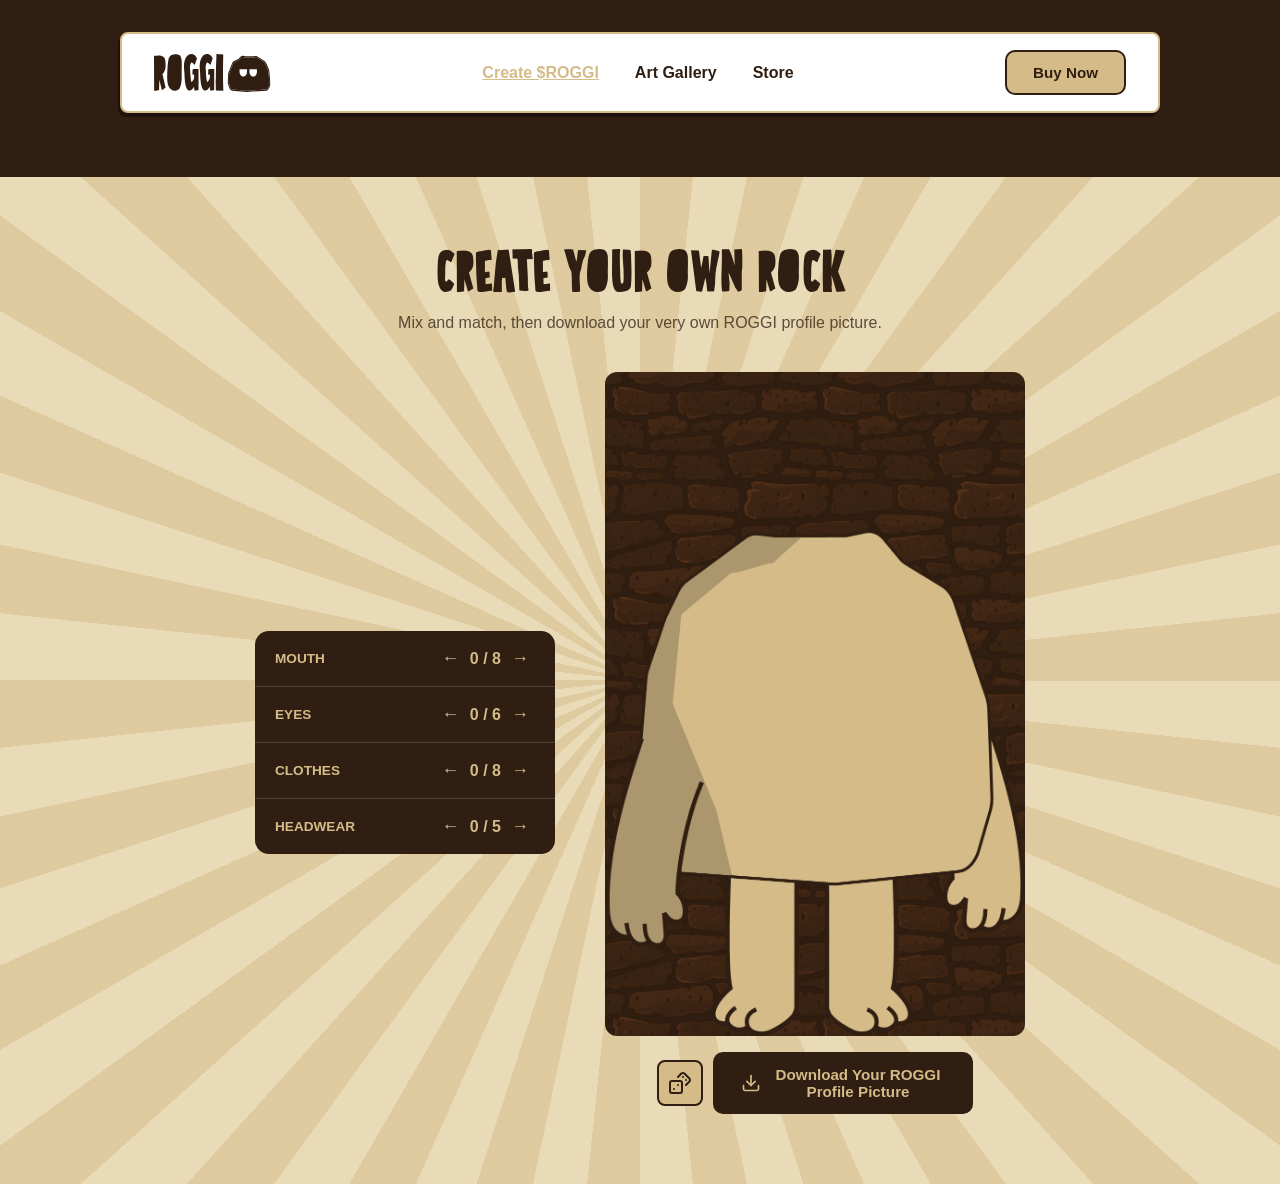
<file: character-maker.html>
<!DOCTYPE html>
<html lang="id">
<head>
<meta charset="UTF-8">
<meta name="viewport" content="width=device-width, initial-scale=1">
<title>Create Your Own Rock — ROGGI</title>
<link rel="icon" type="image/png" href="assets/favicon.png">
<link rel="stylesheet" href="style.css">
</head>
<body>

  <header class="navbar-band">
    <nav class="navbar-pill">
      <a href="index.html" class="logo" aria-label="ROGGI">
        <svg width="120" height="39" viewBox="0 0 120 39" fill="none" xmlns="http://www.w3.org/2000/svg" class="logo-icon"><path d="M11.6872 14.8455C12.0886 12.6105 11.9425 8.45081 11.5042 6.17053C10.8106 2.32551 7.88832 1.43107 4.89389 1.43107C3.14054 1.43107 1.35022 1.74358 0 1.92247L0.146113 37.6527H2.19169L5.25829 37.0708L5.47834 26.428L8.03443 37.0708C9.53252 37.0255 10.4092 35.0578 11.8703 34.6569L8.69281 20.4794C10.08 19.4966 11.3228 16.7249 11.6872 14.8455Z" fill="#2F1E11"></path><path d="M28.4141 7.06497C28.3049 5.00884 27.5744 2.0561 26.0041 0.982772C25.4197 0.624995 23.0097 0.133591 22.1682 0.133591C21.5116 0.133591 18.4432 0.803884 17.8957 1.11856C15.4858 2.32551 14.8644 5.0972 14.4982 7.95941C13.7324 13.5502 12.8909 26.2039 14.3521 31.3916C15.4118 35.0578 17.6405 37.6074 20.9993 37.6527C22.9357 37.6527 24.2508 37.116 25.821 35.8186C26.5886 35.2366 27.5022 31.8378 27.7575 30.6761C28.7433 26.6522 28.3789 22.8502 28.3789 18.7811C28.3789 15.0244 28.6341 10.7311 28.4141 7.06497Z" fill="#2F1E11"></path><path d="M40.3944 15.3822C40.2852 15.3822 39.7008 15.6948 39.6286 15.9189L39.4085 20.9278L41.2358 21.2855C41.0897 22.3589 41.3819 23.79 41.1619 24.8633C41.0527 25.4884 38.8611 29.3355 38.3857 28.7536C37.4369 24.8633 37.2908 20.7941 37.1077 16.8133C36.9986 14.3089 36.5233 13.0136 37.363 10.5091C37.7661 9.25693 38.0935 8.76552 38.5688 8.76552C38.9702 8.76552 39.4825 9.1233 40.213 9.70307C40.6144 9.97248 41.6002 11.1794 41.9294 11.0005L44.2302 4.2028C43.4997 3.66613 43.2796 2.68332 42.586 1.96777C41.1989 0.625026 39.6638 0 38.2027 0C36.0127 0 33.8932 1.38584 32.5782 4.02391C30.0591 8.94226 30.8618 13.5502 31.191 18.9147C31.4093 23.3417 31.5924 33.1805 34.2224 36.31C34.99 37.2045 35.7557 37.5622 36.5602 37.5622C38.2396 37.5622 39.8838 35.8186 40.9436 33.9845C41.3819 33.9414 41.1619 34.2086 41.2358 34.6116C41.271 35.0578 41.3819 37.2045 41.5633 37.4286C41.7094 37.517 42.0755 37.517 42.4769 37.517C43.6828 37.517 45.5453 37.295 45.6914 37.0708V15.3822H40.3944Z" fill="#2F1E11"></path><path d="M56.5017 15.3822C56.3925 15.3822 55.8081 15.6948 55.7342 15.9189L55.5159 20.9278L57.3414 21.2855C57.1953 22.3589 57.4875 23.79 57.2692 24.8633C57.1583 25.4884 54.9666 29.3355 54.4931 28.7536C53.5425 24.8633 53.3964 20.7941 53.215 16.8133C53.1041 14.3089 52.6306 13.0136 53.4703 10.5091C53.8717 9.25693 54.2009 8.76552 54.6744 8.76552C55.0775 8.76552 55.588 9.1233 56.3186 9.70307C56.72 9.97248 57.7075 11.1794 58.035 11.0005L60.3358 4.2028C59.6053 3.66613 59.387 2.68332 58.6934 1.96777C57.3044 0.625026 55.7711 0 54.31 0C52.1183 0 50.0006 1.38584 48.6855 4.02391C46.1647 8.94226 46.9692 13.5502 47.2966 18.9147C47.5166 23.3417 47.6997 33.1805 50.328 36.31C51.0955 37.2045 51.8631 37.5622 52.6658 37.5622C54.347 37.5622 55.9894 35.8186 57.0492 33.9845C57.4875 33.9414 57.2692 34.2086 57.3414 34.6116C57.3784 35.0578 57.4875 37.2045 57.6706 37.4286C57.8167 37.517 58.1811 37.517 58.5825 37.517C59.7883 37.517 61.6508 37.295 61.7969 37.0708V15.3822H56.5017Z" fill="#2F1E11"></path><path d="M71.0371 1.96777C71.0371 1.60999 71.1463 1.25222 71.1832 0.894444C71.0371 0.312518 67.7505 0.224148 67.203 0.224148C66.1432 0.224148 65.0835 0.26726 64.0607 0.0883713C64.0255 0.982813 64.0977 1.96777 64.0607 2.86222C63.6963 9.21167 63.6224 15.0697 63.4762 21.3308C63.441 23.387 63.6593 25.4 63.2949 27.4109L63.4762 37.4286L71.1832 37.6527C71.0371 33.8056 70.928 29.9153 70.854 26.0703C70.6727 18.0656 70.891 10.0156 71.0371 1.96777Z" fill="#2F1E11"></path><path d="M118.119 26.3807C118.118 26.2427 118.107 26.1048 118.091 25.9669L117.28 17.4944C117.237 17.1582 117.153 16.8306 117.03 16.5246L115.106 11.7679C115.042 11.6105 114.968 11.4597 114.886 11.3174L113.534 8.99617C113.28 8.5608 112.944 8.20734 112.553 7.96594L105.659 3.71357C105.283 3.4808 104.867 3.36011 104.446 3.36011C104.378 3.36011 104.307 3.36442 104.239 3.37088L102.332 3.55193C102.264 3.55839 102.193 3.56055 102.124 3.56055H102.117L93.9756 3.53469C93.8488 3.53469 93.7238 3.52391 93.6006 3.50236L91.5128 3.13812C91.3121 3.10363 91.1079 3.09501 90.909 3.11656C90.8298 3.12303 90.7505 3.13596 90.6713 3.1532C90.5956 3.17044 90.5199 3.18984 90.446 3.21355C90.409 3.22433 90.3721 3.23726 90.3351 3.25235C90.189 3.30838 90.0464 3.3795 89.9091 3.46356C89.7366 3.57132 89.5728 3.70064 89.4215 3.85366L87.5202 5.76755C87.316 5.97446 87.0872 6.14042 86.8442 6.26542L82.5313 8.46166C81.931 8.76771 81.4416 9.32808 81.1529 10.0415L77.405 19.2833C77.2483 19.6713 77.155 20.0916 77.1304 20.5248L76.7625 29.0575C76.7325 29.5748 76.8047 30.0921 76.9702 30.5705L78.3011 34.4091C78.6954 35.5492 79.5809 36.323 80.5913 36.4092L94.9966 37.6442C95.06 37.6485 95.1216 37.6528 95.185 37.6528C95.229 37.6528 95.273 37.6506 95.3188 37.6485L107.187 36.9286L114.567 36.4825C115.327 36.4372 116.035 35.9997 116.517 35.2798L117.611 33.6483C118.019 33.0383 118.236 32.2667 118.22 31.4779L118.119 26.3807ZM95.4878 18.3781C95.4878 20.9752 93.7679 23.0831 91.6448 23.0831C90.5851 23.0831 89.6239 22.555 88.9285 21.7037C88.2332 20.8524 87.8019 19.6756 87.8019 18.3781V15.559H95.4878V18.3781ZM105.64 18.3781C105.64 20.9752 103.92 23.0831 101.797 23.0831C100.735 23.0831 99.7761 22.555 99.0807 21.7037C98.3836 20.8524 97.9541 19.6756 97.9541 18.3781V15.559H105.64V18.3781Z" fill="#2F1E11"></path><path d="M119.149 26.3504C119.145 26.1672 119.131 25.9819 119.11 25.8009L118.3 17.3478V17.3263L118.297 17.3047C118.239 16.8392 118.123 16.3887 117.952 15.9663L116.028 11.2096C115.94 10.9919 115.838 10.7829 115.723 10.5867L114.371 8.26549C114.021 7.66632 113.553 7.17276 113.016 6.84085L106.122 2.58848C105.604 2.2695 105.025 2.10139 104.446 2.10139C104.351 2.10139 104.254 2.1057 104.159 2.11432L102.253 2.29536C102.21 2.29967 102.166 2.30183 102.124 2.30183L93.9771 2.27597C93.8996 2.27597 93.8222 2.2695 93.7465 2.25441L91.6586 1.89017C91.4844 1.85999 91.3083 1.84491 91.1323 1.84491C90.2715 1.84491 89.4335 2.21346 88.7681 2.8816L86.8669 4.79549C86.7401 4.92265 86.5993 5.0261 86.4479 5.10369L82.1349 7.29992C81.3058 7.72236 80.6298 8.4961 80.2319 9.48107L76.4841 18.7229C76.2658 19.2617 76.1373 19.8393 76.1038 20.4385V20.4579L75.7341 28.982C75.6972 29.689 75.7958 30.4088 76.0228 31.0619L77.3537 34.9004C77.9029 36.4846 79.1159 37.545 80.5189 37.6657L94.9242 38.9006C95.0104 38.9071 95.0984 38.9114 95.1847 38.9114C95.2463 38.9114 95.3079 38.9114 95.3695 38.905L107.238 38.1872L114.618 37.7411C115.665 37.6765 116.647 37.0708 117.313 36.0794L118.406 34.4478C118.971 33.603 119.27 32.5383 119.249 31.4477L119.149 26.3504ZM117.61 33.6482L116.517 35.2798C116.035 35.9996 115.327 36.4372 114.567 36.4824L107.187 36.9286L95.3185 37.6484C95.2727 37.6506 95.2287 37.6527 95.1847 37.6527C95.1213 37.6527 95.0597 37.6484 94.9963 37.6441L80.5911 36.4091C79.5806 36.3229 78.6951 35.5492 78.3008 34.409L76.9699 30.5705C76.8045 30.092 76.7323 29.5747 76.7622 29.0575L77.1301 20.5247C77.1548 20.0915 77.2481 19.6712 77.4048 19.2833L81.1526 10.0414C81.4413 9.32804 81.9307 8.76767 82.531 8.46162L86.844 6.26539C87.0869 6.14038 87.3158 5.97442 87.52 5.76752L89.4212 3.85363C89.5726 3.7006 89.7363 3.57128 89.9088 3.46352C90.0461 3.37731 90.1887 3.30619 90.3348 3.25231C90.3718 3.23722 90.4088 3.22429 90.4457 3.21351C90.5214 3.18981 90.5954 3.16825 90.6711 3.15316C90.7503 3.13592 90.8295 3.12299 90.9087 3.11652C90.9827 3.1079 91.0566 3.10359 91.1323 3.10359C91.259 3.10359 91.3858 3.11437 91.5125 3.13808L93.6004 3.50232C93.7236 3.52387 93.8486 3.53465 93.9753 3.53465L102.117 3.56051H102.124C102.193 3.56051 102.263 3.55835 102.332 3.55189L104.238 3.37085C104.307 3.36438 104.377 3.36007 104.446 3.36007C104.867 3.36007 105.282 3.48076 105.659 3.71353L112.553 7.96591C112.944 8.2073 113.28 8.56076 113.533 8.99613L114.885 11.3174C114.968 11.4596 115.042 11.6105 115.105 11.7678L117.029 16.5245C117.153 16.8306 117.237 17.1582 117.279 17.4944L118.091 25.9668C118.107 26.1048 118.117 26.2427 118.119 26.3806L118.219 31.4779C118.235 32.2667 118.019 33.0383 117.61 33.6482Z" fill="#2F1E11"></path></svg>
      </a>
      <div class="nav-links">
        <a href="character-maker.html" class="nav-active">Create $ROGGI</a>
        <a href="index.html#Header">Art Gallery</a>
        <a href="index.html#Store">Store</a>
      </div>
      <a href="index.html" class="btn btn-primary">Buy Now</a>
    </nav>
  </header>

  <section class="customizer">
    <div class="container">
      <h1 class="section-title">Create Your Own Rock</h1>
      <p class="section-sub">Mix and match, then download your very own ROGGI profile picture.</p>

      <div class="customizer-inner">
        <div class="customizer-controls">
          <div class="control-row" data-part="mouth">
            <span class="control-label">Mouth</span>
            <div>
              <button class="control-arrow" data-dir="-1" aria-label="Previous mouth">&larr;</button>
              <span class="control-count">0 / 8</span>
              <button class="control-arrow" data-dir="1" aria-label="Next mouth">&rarr;</button>
            </div>
          </div>
          <div class="control-row" data-part="eyes">
            <span class="control-label">Eyes</span>
            <div>
              <button class="control-arrow" data-dir="-1" aria-label="Previous eyes">&larr;</button>
              <span class="control-count">0 / 6</span>
              <button class="control-arrow" data-dir="1" aria-label="Next eyes">&rarr;</button>
            </div>
          </div>
          <div class="control-row" data-part="clothes">
            <span class="control-label">Clothes</span>
            <div>
              <button class="control-arrow" data-dir="-1" aria-label="Previous clothes">&larr;</button>
              <span class="control-count">0 / 8</span>
              <button class="control-arrow" data-dir="1" aria-label="Next clothes">&rarr;</button>
            </div>
          </div>
          <div class="control-row" data-part="headwear">
            <span class="control-label">Headwear</span>
            <div>
              <button class="control-arrow" data-dir="-1" aria-label="Previous headwear">&larr;</button>
              <span class="control-count">0 / 5</span>
              <button class="control-arrow" data-dir="1" aria-label="Next headwear">&rarr;</button>
            </div>
          </div>
        </div>

        <div class="customizer-preview-wrap">
          <div class="customizer-preview" id="pfpPreview">
            <img class="preview-layer" id="layerBase" src="assets/customizer/base/base.png" alt="ROGGI base">
            <img class="preview-layer" id="layerClothes" alt="" hidden>
            <img class="preview-layer" id="layerEyes" alt="" hidden>
            <img class="preview-layer" id="layerMouth" alt="" hidden>
            <img class="preview-layer" id="layerHeadwear" alt="" hidden>
          </div>
          <div class="customizer-actions">
            <button class="btn-icon" id="randomize" title="Randomize">
              <svg width="24" height="24" viewBox="0 0 24 24" fill="none" xmlns="http://www.w3.org/2000/svg"><path d="M12 10H4C2.89543 10 2 10.8954 2 12V20C2 21.1046 2.89543 22 4 22H12C13.1046 22 14 21.1046 14 20V12C14 10.8954 13.1046 10 12 10Z" stroke="#2F1E11" stroke-width="2" stroke-linecap="round" stroke-linejoin="round"></path><path d="M17.92 13.9998L21.42 10.4998C21.791 10.0883 21.9964 9.55389 21.9964 8.99981C21.9964 8.44573 21.791 7.91131 21.42 7.49981L16.42 2.57981C16.0085 2.20877 15.4741 2.00342 14.92 2.00342C14.3659 2.00342 13.8315 2.20877 13.42 2.57981L10 5.99981" stroke="#2F1E11" stroke-width="2" stroke-linecap="round" stroke-linejoin="round"></path><path d="M6 18H6.01" stroke="#2F1E11" stroke-width="2" stroke-linecap="round" stroke-linejoin="round"></path><path d="M10 14H10.01" stroke="#2F1E11" stroke-width="2" stroke-linecap="round" stroke-linejoin="round"></path><path d="M15 6H15.01" stroke="#2F1E11" stroke-width="2" stroke-linecap="round" stroke-linejoin="round"></path><path d="M18 9H18.01" stroke="#2F1E11" stroke-width="2" stroke-linecap="round" stroke-linejoin="round"></path></svg>
            </button>
            <button class="btn btn-primary btn-download" id="downloadPfp">
              <svg width="20" height="20" viewBox="0 0 20 20" fill="none" xmlns="http://www.w3.org/2000/svg"><path d="M17.5 12.5V15.8333C17.5 16.2754 17.3244 16.6993 17.0118 17.0118C16.6993 17.3244 16.2754 17.5 15.8333 17.5H4.16667C3.72464 17.5 3.30072 17.3244 2.98816 17.0118C2.67559 16.6993 2.5 16.2754 2.5 15.8333V12.5" stroke="#D5BB88" stroke-width="1.66667" stroke-linecap="round" stroke-linejoin="round"></path><path d="M5.83301 8.3335L9.99967 12.5002L14.1663 8.3335" stroke="#D5BB88" stroke-width="1.66667" stroke-linecap="round" stroke-linejoin="round"></path><path d="M10 12.5V2.5" stroke="#D5BB88" stroke-width="1.66667" stroke-linecap="round" stroke-linejoin="round"></path></svg>
              Download Your ROGGI Profile Picture
            </button>
          </div>
        </div>
      </div>
    </div>
  </section>

  <script src="script.js"></script>
</body>
</html>
</file>
<file: style.css>
/* Quick Trick — self-hosted, download from https://www.dafont.com/quick-trick.font
   (100% free, personal + commercial OK) and place the .otf file at
   assets/fonts/QuickTrick.otf. Falls back to a generic display font until then. */
@font-face {
  font-family: 'Quick Trick';
  src: url('assets/fonts/QuickTrick.otf') format('opentype');
  font-weight: normal;
  font-style: normal;
  font-display: swap;
}

:root {
  --primary: #2F1E11;
  --secondary: #D5BB88;
  --secondary-light: #E9DAB8;
  --white: #FFFFFF;
  --green: #1F9D55;
  --font-display: 'Quick Trick', 'Luckiest Guy', cursive;
  --font-body: 'Kanit', sans-serif;
}

* { box-sizing: border-box; }
html { scroll-behavior: smooth; }
body {
  margin: 0;
  font-family: var(--font-body);
  color: var(--primary);
  background: var(--white);
  overflow-x: hidden;
}
img { max-width: 100%; display: block; }
.container {
  max-width: 1160px;
  margin: 0 auto;
  padding: 0 24px;
}
a { text-decoration: none; color: inherit; }

.outline {
  color: var(--white);
  -webkit-text-stroke: 2px var(--primary);
  text-shadow:
    -2px -2px 0 var(--primary), 2px -2px 0 var(--primary),
    -2px 2px 0 var(--primary), 2px 2px 0 var(--primary),
    0 4px 0 var(--primary);
}
.outline.light { color: var(--secondary); -webkit-text-stroke: 2px var(--primary); }

.section-title {
  font-family: var(--font-display);
  font-weight: 400;
  font-size: clamp(2rem, 5vw, 3.2rem);
  text-align: center;
  margin: 0 0 8px;
  line-height: 1.15;
}
.section-sub { text-align: center; opacity: .75; margin-top: 0; }
.section-sub.light { color: var(--secondary); }

.btn {
  display: inline-block;
  font-family: var(--font-body);
  font-weight: 700;
  border: none;
  border-radius: 10px;
  padding: 12px 26px;
  cursor: pointer;
  font-size: 0.95rem;
  transition: transform .15s ease, opacity .15s ease;
}
.btn:hover { transform: translateY(-2px); }
.btn-primary {
  background: var(--secondary);
  color: var(--primary);
  border: 2px solid var(--primary);
}

/* NAVBAR */
.navbar {
  position: sticky;
  top: 0;
  z-index: 100;
  background: var(--white);
  border-bottom: 3px solid var(--secondary);
}
.navbar-inner {
  display: flex;
  align-items: center;
  justify-content: space-between;
  height: 76px;
  gap: 24px;
}
.logo {
  display: flex;
  align-items: center;
  gap: 10px;
  font-family: var(--font-body);
  font-weight: 800;
  font-size: 1.5rem;
  color: var(--primary);
  white-space: nowrap;
}
.logo-icon { height: 38px; width: auto; }
.nav-links { display: flex; gap: 36px; flex: 1; justify-content: center; }
.nav-links a { font-weight: 600; }
.nav-links a:hover { color: var(--secondary); }
.nav-links a.nav-active { color: var(--secondary); text-decoration: underline; }

/* Floating pill navbar (used standalone, e.g. character-maker.html) */
.navbar-band {
  background: var(--primary);
  padding: 32px 24px 64px;
}
.navbar-pill {
  max-width: 1040px;
  margin: 0 auto;
  display: flex;
  align-items: center;
  gap: 24px;
  background: var(--white);
  border: 2px solid var(--secondary);
  border-radius: 8px;
  padding: 16px 32px;
  box-shadow: -2px 4px 0 rgba(0,0,0,.4);
}
.navbar-pill .logo { white-space: nowrap; }

/* HERO */
.hero {
  background: var(--primary);
  padding: 60px 0 40px;
  text-align: center;
  overflow: hidden;
}
.hero-title {
  font-family: var(--font-display);
  color: var(--secondary);
  font-size: clamp(3.5rem, 12vw, 7rem);
  margin: 0;
  -webkit-text-stroke: 3px var(--white);
}
.hero-mascot { max-width: 320px; margin: 0 auto; }

/* MARQUEE */
.marquee {
  background: var(--primary);
  border-top: 3px solid var(--secondary);
  border-bottom: 3px solid var(--secondary);
  overflow: hidden;
  transform: skewY(-2deg);
  margin: -14px 0;
  position: relative;
  z-index: 5;
}
.marquee.dark { background: var(--primary); }
.marquee-track {
  display: flex;
  white-space: nowrap;
  animation: scroll-left 18s linear infinite;
  padding: 14px 0;
}
.marquee-track span {
  font-family: var(--font-display);
  color: var(--white);
  font-size: 1.4rem;
  padding: 0 28px;
  transform: skewY(2deg);
}
@keyframes scroll-left {
  from { transform: translateX(0); }
  to { transform: translateX(-50%); }
}

/* ABOUT */
.about { background: var(--white); padding: 70px 0; }
.about-inner {
  display: flex;
  align-items: center;
  justify-content: center;
  gap: 40px;
  flex-wrap: wrap;
}
.about-card {
  background: var(--secondary);
  border-radius: 20px;
  padding: 40px;
  max-width: 480px;
}
.about-card h2 {
  font-family: var(--font-display);
  font-size: 2rem;
  margin: 0 0 16px;
}
.about-card p { line-height: 1.6; margin: 0; }
.about-mascot { max-width: 260px; }

/* BUY */
.buy { background: var(--primary); padding: 70px 0 40px; }
.buy-inner {
  display: flex;
  align-items: center;
  justify-content: center;
  gap: 50px;
  flex-wrap: wrap;
}
.buy-visual { text-align: center; }
.buy-headline { display: block; margin-bottom: 10px; }
.buy-kicker {
  display: block;
  color: var(--secondary);
  font-style: italic;
  font-weight: 600;
  transform: rotate(-6deg);
}
.buy-title {
  display: block;
  font-family: var(--font-display);
  color: var(--secondary);
  font-size: clamp(2rem, 6vw, 3rem);
  transform: rotate(-3deg);
}
.buy-mascot { max-width: 260px; margin: 0 auto; }

.swap-card {
  background: var(--secondary);
  border-radius: 18px;
  padding: 24px;
  width: 100%;
  max-width: 360px;
}
.swap-card-head {
  display: flex;
  justify-content: space-between;
  font-weight: 700;
  margin-bottom: 14px;
}
.swap-card-head .via { font-weight: 400; opacity: .7; font-size: .85rem; }
.swap-label { font-size: .85rem; opacity: .7; }
.swap-row {
  display: flex;
  align-items: center;
  gap: 10px;
  background: var(--white);
  border-radius: 10px;
  padding: 10px 14px;
  margin: 6px 0 14px;
}
.token-badge { font-size: 1.3rem; }
.swap-amount {
  border: none;
  background: transparent;
  flex: 1;
  font-size: 1.1rem;
  font-family: var(--font-body);
  font-weight: 600;
  color: var(--primary);
}
.token-name { font-weight: 600; opacity: .7; }
.swap-meta { font-size: .82rem; margin-bottom: 16px; }
.swap-meta div { display: flex; justify-content: space-between; padding: 2px 0; opacity: .8; }
.btn-swap {
  width: 100%;
  background: var(--primary);
  color: var(--secondary);
  padding: 14px;
  border-radius: 12px;
  font-weight: 700;
  border: none;
  cursor: pointer;
}

.ca-box-wrap { text-align: center; margin-top: 40px; }
.ca-label { color: var(--secondary); font-weight: 700; margin-bottom: 10px; }
.ca-box {
  display: inline-flex;
  align-items: center;
  gap: 14px;
  background: var(--secondary);
  border-radius: 12px;
  padding: 12px 12px 12px 22px;
  max-width: 90%;
  font-family: monospace;
  font-size: .95rem;
}
#ca-text, #ca-text-2 { word-break: break-all; }
.btn-copy {
  background: var(--primary);
  color: var(--secondary);
  border: none;
  border-radius: 8px;
  padding: 10px 18px;
  font-weight: 700;
  cursor: pointer;
  flex-shrink: 0;
}

/* CUSTOMIZER */
.customizer {
  background: var(--secondary-light);
  padding: 70px 0;
  background-image: repeating-conic-gradient(from 0deg, rgba(213,187,136,.5) 0deg 6deg, transparent 6deg 12deg);
}
.customizer-inner {
  display: flex;
  gap: 50px;
  align-items: center;
  justify-content: center;
  flex-wrap: wrap;
  margin-top: 40px;
}
.customizer-controls {
  background: var(--primary);
  border-radius: 14px;
  overflow: hidden;
  min-width: 300px;
}
.control-row {
  display: flex;
  align-items: center;
  justify-content: space-between;
  padding: 16px 20px;
  border-bottom: 1px solid rgba(255,255,255,.15);
  color: var(--secondary);
}
.control-row:last-child { border-bottom: none; }
.control-label { font-weight: 700; text-transform: uppercase; font-size: .85rem; }
.control-arrow {
  background: none;
  border: none;
  color: var(--secondary);
  font-size: 1.1rem;
  cursor: pointer;
}
.control-count { font-weight: 700; }

.customizer-preview-wrap { text-align: center; }
.customizer-preview {
  width: 420px;
  aspect-ratio: 908 / 1435;
  background: url('assets/preview-bg.png') center / cover, #A99C8F;
  border-radius: 12px;
  position: relative;
  overflow: hidden;
  margin: 0 auto 16px;
}
.preview-layer {
  position: absolute;
  pointer-events: none;
}
.preview-layer[hidden] { display: none; }
.customizer-actions { display: flex; gap: 10px; align-items: center; justify-content: center; }
.btn-icon {
  background: var(--secondary);
  border: 2px solid var(--primary);
  border-radius: 8px;
  width: 46px;
  height: 46px;
  font-size: 1.2rem;
  cursor: pointer;
  display: inline-flex;
  align-items: center;
  justify-content: center;
}
.btn-download {
  white-space: normal;
  max-width: 260px;
  background: var(--primary);
  color: var(--secondary);
  border: 2px solid var(--primary);
  display: inline-flex;
  align-items: center;
  justify-content: center;
  gap: 10px;
}
.btn-download svg { flex-shrink: 0; }

/* TOKENOMICS */
.tokenomics { background: var(--secondary); padding: 70px 0; }
.tokenomics-card {
  background: var(--primary);
  border-radius: 20px;
  padding: 40px;
  color: var(--white);
  margin-bottom: 60px;
}
.tokenomics-card .section-title { color: var(--white); }
.tokenomics-inner {
  display: flex;
  align-items: center;
  justify-content: center;
  gap: 50px;
  flex-wrap: wrap;
  margin-top: 30px;
}
.donut {
  width: 220px;
  height: 220px;
  border-radius: 50%;
  background: conic-gradient(#8A6D4C 0% 25%, #C7A876 25% 50%, #6B5238 50% 75%, #8F7350 75% 100%);
  display: flex;
  align-items: center;
  justify-content: center;
}
.donut-center {
  width: 110px;
  height: 110px;
  border-radius: 50%;
  background: var(--secondary);
  border: 6px solid var(--white);
  overflow: hidden;
  display: flex;
  align-items: center;
  justify-content: center;
}
.donut-center img { width: 100%; height: 100%; object-fit: cover; object-position: center 25%; }
.tokenomics-labels { display: grid; grid-template-columns: 1fr 1fr; gap: 20px; max-width: 520px; }
.tok-item h3 { margin: 0 0 4px; font-size: 1rem; color: var(--secondary); }
.tok-item p { margin: 0; font-size: .85rem; opacity: .85; line-height: 1.5; }

.howtobuy-title span { display: block; font-size: .55em; }
.steps {
  display: flex;
  justify-content: space-between;
  gap: 24px;
  margin-top: 40px;
  flex-wrap: wrap;
}
.step { flex: 1; min-width: 200px; text-align: center; }
.step-num {
  display: inline-flex;
  align-items: center;
  justify-content: center;
  width: 40px;
  height: 40px;
  border-radius: 50%;
  background: var(--primary);
  color: var(--secondary);
  font-weight: 700;
  margin-bottom: 10px;
}
.step h4 { margin: 0 0 6px; }
.step p { margin: 0; font-size: .85rem; opacity: .8; }

/* STORE */
.store {
  background-image: linear-gradient(rgba(20,12,7,.55), rgba(20,12,7,.55)), url('assets/stone-texture.jpg');
  background-size: 500px auto;
  padding: 70px 0;
}
.store-grid {
  display: grid;
  grid-template-columns: repeat(auto-fit, minmax(200px, 1fr));
  gap: 20px;
  margin-top: 40px;
}
.store-item {
  aspect-ratio: 1;
  background: rgba(213,187,136,.15);
  border: 2px dashed var(--secondary);
  border-radius: 12px;
  display: flex;
  align-items: center;
  justify-content: center;
  color: var(--secondary);
  font-weight: 600;
  text-align: center;
  padding: 20px;
}

/* GALLERY */
.gallery { background: var(--primary); padding: 70px 0; }
.gallery .section-title { margin-bottom: 30px; }
.gallery-image { border-radius: 14px; margin: 0 auto; }

/* COMMUNITY */
.community { background: var(--primary); padding: 70px 0; }
.community-card {
  background: var(--secondary);
  border-radius: 20px;
  padding: 40px;
  display: flex;
  align-items: center;
  gap: 30px;
  flex-wrap: wrap;
}
.community-visual { position: relative; width: 200px; flex-shrink: 0; }
.community-mascot { width: 140px; position: relative; z-index: 2; }
.community-arrow { position: absolute; left: 60px; top: 30px; width: 160px; z-index: 1; }
.community-text h2 { font-family: var(--font-display); font-size: 1.8rem; margin: 0 0 12px; }
.community-text p { margin: 0 0 18px; line-height: 1.6; }
.social-row { display: flex; gap: 12px; }
.social-icon {
  width: 42px;
  height: 42px;
  border-radius: 10px;
  background: var(--white);
  border: 2px solid var(--primary);
  display: flex;
  align-items: center;
  justify-content: center;
  font-size: 1.1rem;
}

/* FOOTER */
.footer {
  background: var(--primary);
  color: var(--white);
  padding: 50px 0 30px;
  text-align: center;
  position: relative;
  overflow: hidden;
}
.footer-socials { display: flex; justify-content: center; gap: 18px; margin-bottom: 30px; }
.footer-icon {
  width: 46px;
  height: 46px;
  border-radius: 50%;
  border: 2px solid var(--white);
  display: flex;
  align-items: center;
  justify-content: center;
  font-size: 1.2rem;
}
.footer-logo {
  display: flex;
  align-items: center;
  justify-content: center;
  gap: 10px;
  font-family: var(--font-body);
  font-weight: 800;
  font-size: 1.6rem;
  margin-bottom: 14px;
}
.footer-logo-icon { height: 36px; }
.footer-copy { margin: 0 0 10px; opacity: .8; font-size: .85rem; }
.footer-disclaimer {
  max-width: 640px;
  margin: 0 auto;
  font-size: .75rem;
  opacity: .55;
  line-height: 1.6;
}
.footer-mascot {
  position: absolute;
  right: -10px;
  bottom: -20px;
  width: 120px;
  opacity: .9;
}

/* RESPONSIVE */
@media (max-width: 720px) {
  .nav-links { display: none; }
  .about-inner, .buy-inner, .customizer-inner, .tokenomics-inner { flex-direction: column; }
  .tokenomics-labels { grid-template-columns: 1fr; }
  .community-card { flex-direction: column; text-align: center; }
  .community-visual { margin: 0 auto; }
}
</file>
